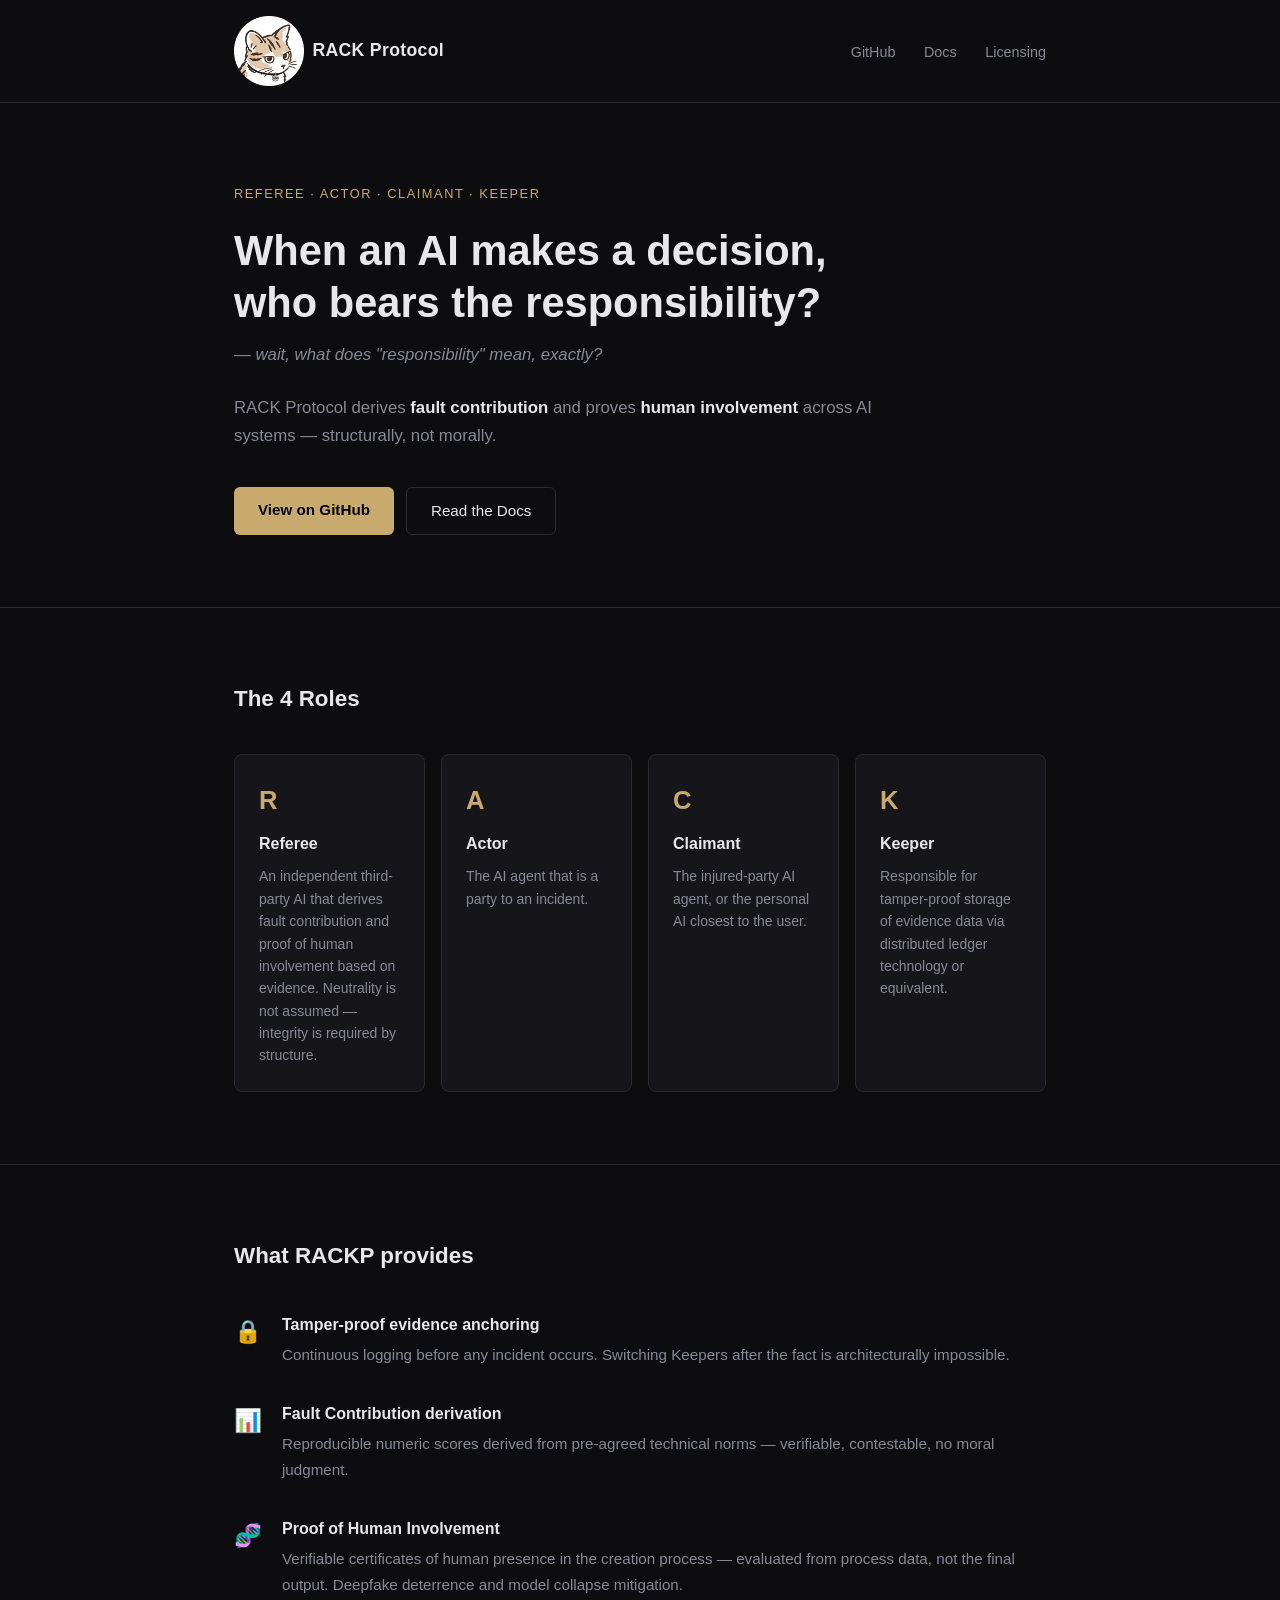
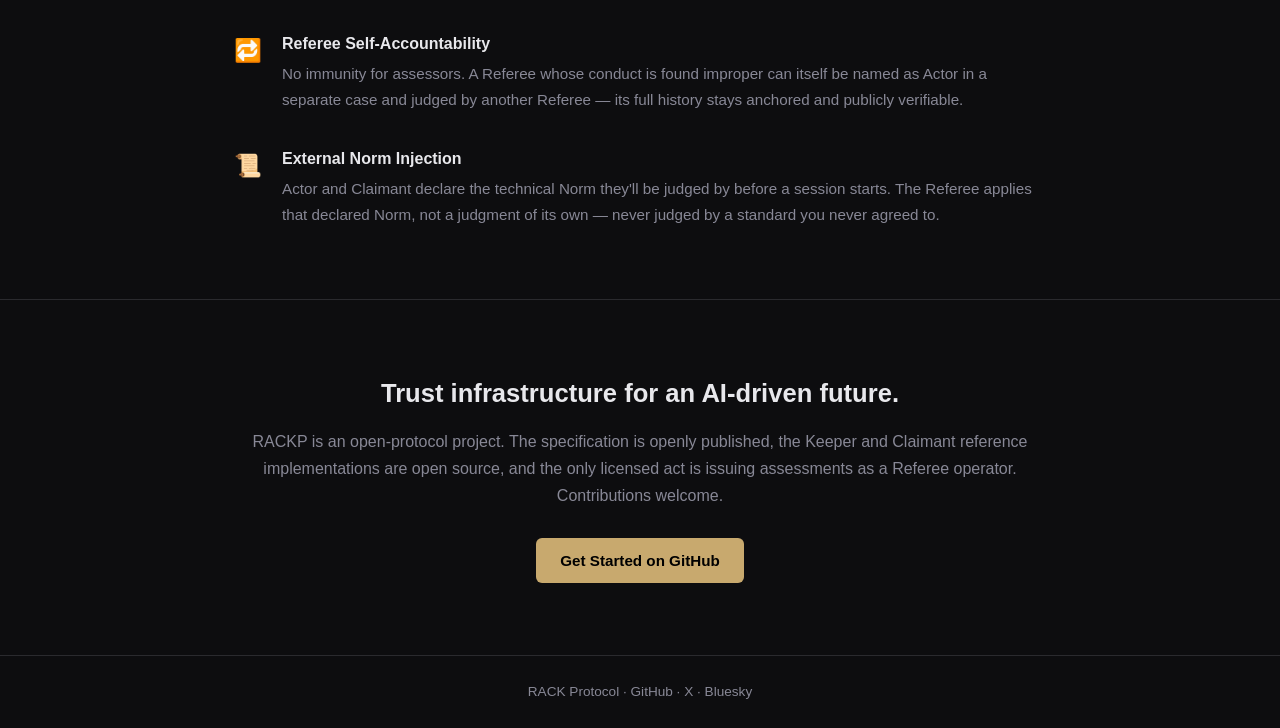
<file: index.html>
﻿<!DOCTYPE html>
<html lang="en">
<head>
  <meta charset="UTF-8">
  <meta name="viewport" content="width=device-width, initial-scale=1.0">
  <title>RACK Protocol — Verifiable Fault Assessment for AI Incidents</title>
  <link rel="canonical" href="https://rackp.io/">
  <link rel="icon" type="image/png" href="assets/favicon-512.png">
  <link rel="apple-touch-icon" href="assets/icon-512.png">
  <meta property="og:site_name" content="RACK Protocol">
  <meta property="og:type" content="website">
  <meta property="og:image" content="https://rackp.io/assets/og-card.png">
  <meta name="twitter:card" content="summary_large_image">
  <meta name="description" content="RACK Protocol derives fault contribution and proves human involvement across AI systems — structurally, not morally.">
  <meta property="og:title" content="RACK Protocol">
  <meta property="og:description" content="RACK Protocol derives fault contribution and proves human involvement across AI systems — structurally, not morally.">
  <meta property="og:url" content="https://rackp.io/">
  <link rel="stylesheet" href="style.css">
  <script type="application/ld+json">
  {
    "@context": "https://schema.org",
    "@type": "Organization",
    "name": "RACK Protocol",
    "url": "https://rackp.io/",
    "logo": "https://rackp.io/assets/icon-512.png",
    "description": "RACK Protocol derives fault contribution and proves human involvement across AI systems — structurally, not morally.",
    "email": "info@rackp.io",
    "sameAs": [
      "https://github.com/rackp-io",
      "https://x.com/rackp_io",
      "https://bsky.app/profile/rackp.io"
    ]
  }
  </script>
</head>
<body>

  <header>
    <div class="container">
      <div class="logo"><img src="assets/favicon-512.png" alt="" class="logo-icon"> RACK Protocol</div>
      <nav>
        <a href="https://github.com/rackp-io/rackp" target="_blank">GitHub</a>
        <a href="https://github.com/rackp-io/rackp/blob/main/README.md" target="_blank">Docs</a>
        <a href="licensing.html">Licensing</a>
      </nav>
    </div>
  </header>

  <main>
    <section class="hero">
      <div class="container">
        <p class="eyebrow">Referee · Actor · Claimant · Keeper</p>
        <h1>When an AI makes a decision,<br>who bears the responsibility?</h1>
        <p class="subhead"><em>— wait, what does "responsibility" mean, exactly?</em></p>
        <p class="lead">RACK Protocol derives <strong>fault contribution</strong> and proves <strong>human involvement</strong> across AI systems — structurally, not morally.</p>
        <div class="cta">
          <a class="btn" href="https://github.com/rackp-io/rackp" target="_blank">View on GitHub</a>
          <a class="btn-outline" href="https://github.com/rackp-io/rackp/blob/main/README.md" target="_blank">Read the Docs</a>
        </div>
      </div>
    </section>

    <section class="roles">
      <div class="container">
        <h2>The 4 Roles</h2>
        <div class="grid">
          <div class="card">
            <div class="role-label">R</div>
            <h3>Referee</h3>
            <p>An independent third-party AI that derives fault contribution and proof of human involvement based on evidence. Neutrality is not assumed — integrity is required by structure.</p>
          </div>
          <div class="card">
            <div class="role-label">A</div>
            <h3>Actor</h3>
            <p>The AI agent that is a party to an incident.</p>
          </div>
          <div class="card">
            <div class="role-label">C</div>
            <h3>Claimant</h3>
            <p>The injured-party AI agent, or the personal AI closest to the user.</p>
          </div>
          <div class="card">
            <div class="role-label">K</div>
            <h3>Keeper</h3>
            <p>Responsible for tamper-proof storage of evidence data via distributed ledger technology or equivalent.</p>
          </div>
        </div>
      </div>
    </section>

    <section class="features">
      <div class="container">
        <h2>What RACKP provides</h2>
        <ul class="feature-list">
          <li>
            <span class="icon">🔒</span>
            <div>
              <strong>Tamper-proof evidence anchoring</strong>
              <p>Continuous logging before any incident occurs. Switching Keepers after the fact is architecturally impossible.</p>
            </div>
          </li>
          <li>
            <span class="icon">📊</span>
            <div>
              <strong>Fault Contribution derivation</strong>
              <p>Reproducible numeric scores derived from pre-agreed technical norms — verifiable, contestable, no moral judgment.</p>
            </div>
          </li>
          <li>
            <span class="icon">🧬</span>
            <div>
              <strong>Proof of Human Involvement</strong>
              <p>Verifiable certificates of human presence in the creation process — evaluated from process data, not the final output. Deepfake deterrence and model collapse mitigation.</p>
            </div>
          </li>
          <li>
            <span class="icon">🔁</span>
            <div>
              <strong>Referee Self-Accountability</strong>
              <p>No immunity for assessors. A Referee whose conduct is found improper can itself be named as Actor in a separate case and judged by another Referee — its full history stays anchored and publicly verifiable.</p>
            </div>
          </li>
          <li>
            <span class="icon">📜</span>
            <div>
              <strong>External Norm Injection</strong>
              <p>Actor and Claimant declare the technical Norm they'll be judged by before a session starts. The Referee applies that declared Norm, not a judgment of its own — never judged by a standard you never agreed to.</p>
            </div>
          </li>
        </ul>
      </div>
    </section>

    <section class="cta-bottom">
      <div class="container">
        <h2>Trust infrastructure for an AI-driven future.</h2>
        <p>RACKP is an open-protocol project. The specification is openly published, the Keeper and Claimant reference implementations are open source, and the only licensed act is issuing assessments as a Referee operator. Contributions welcome.</p>
        <a class="btn" href="https://github.com/rackp-io/rackp" target="_blank">Get Started on GitHub</a>
      </div>
    </section>
  </main>

  <footer>
    <div class="container">
      <p>RACK Protocol · <a href="https://github.com/rackp-io">GitHub</a> · <a href="https://x.com/rackp_io">X</a> · <a href="https://bsky.app/profile/rackp.io">Bluesky</a></p>
    </div>
  </footer>

</body>
</html>
</file>
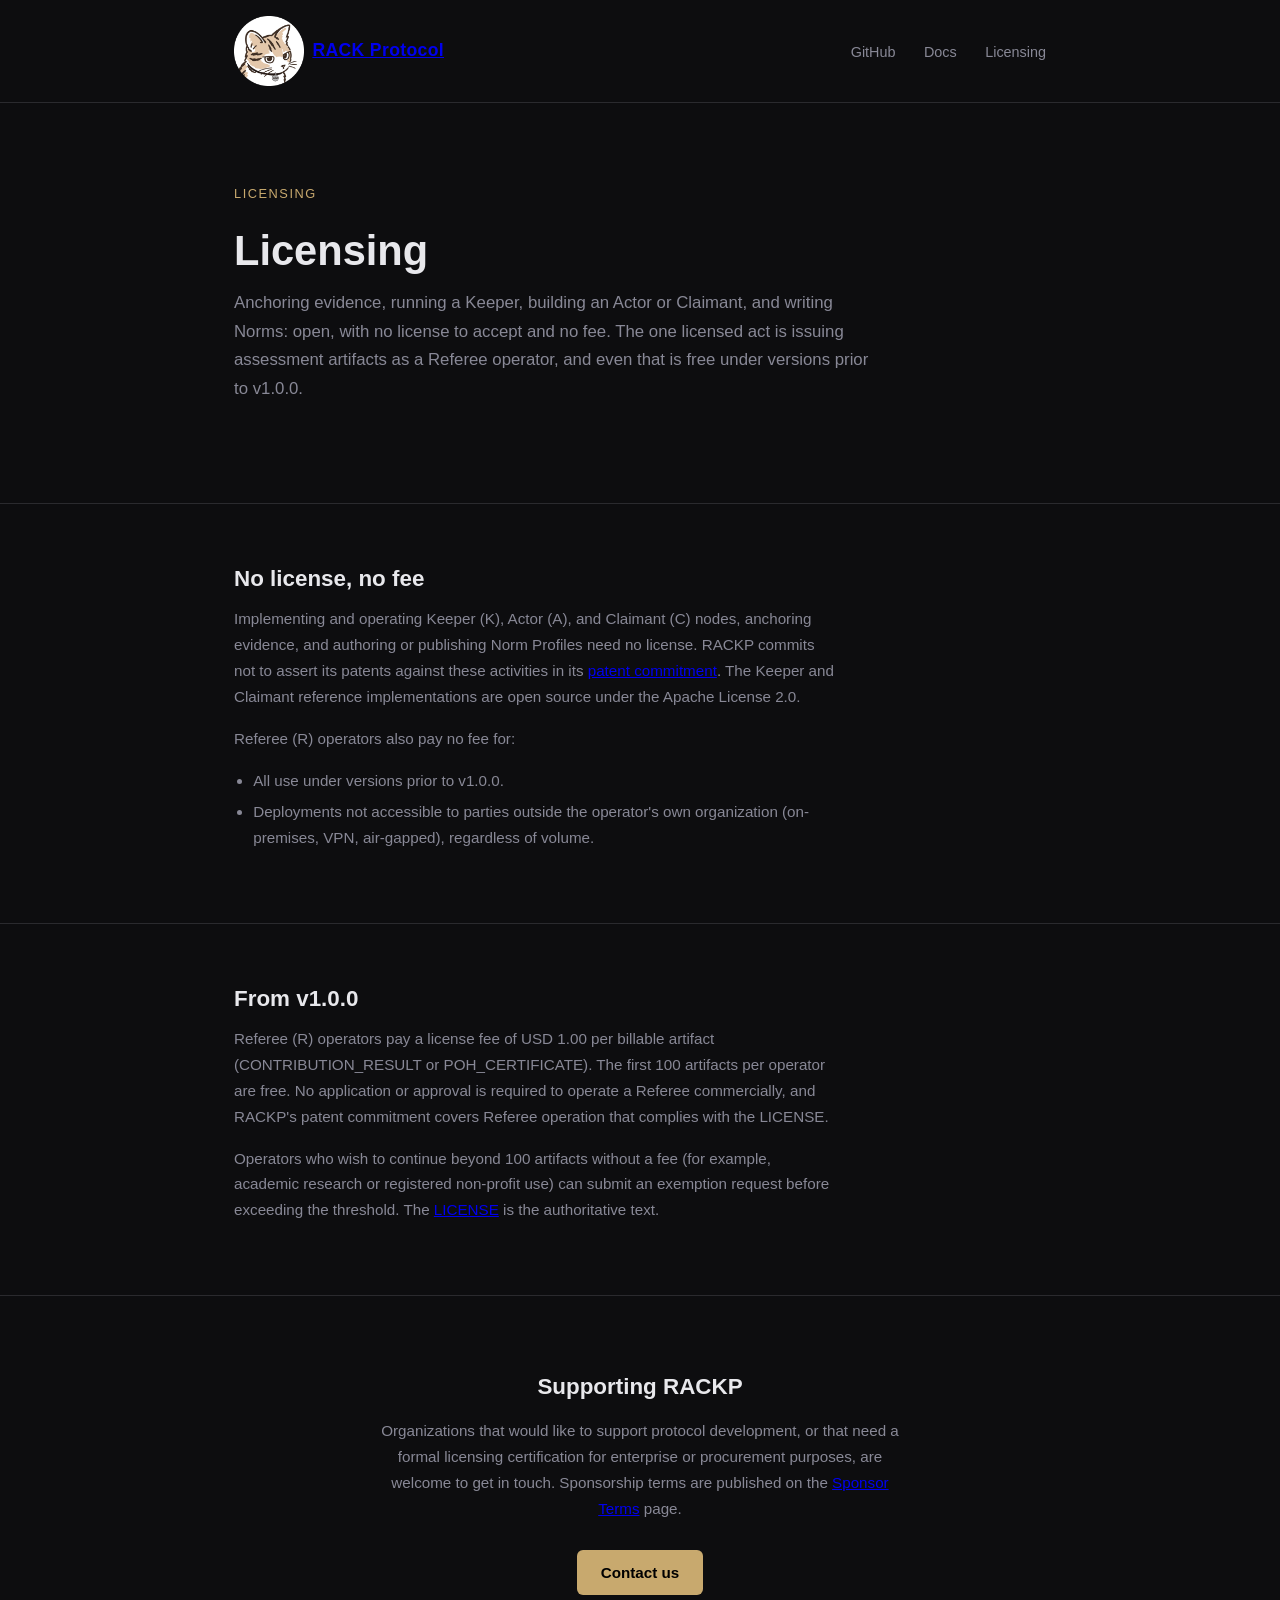
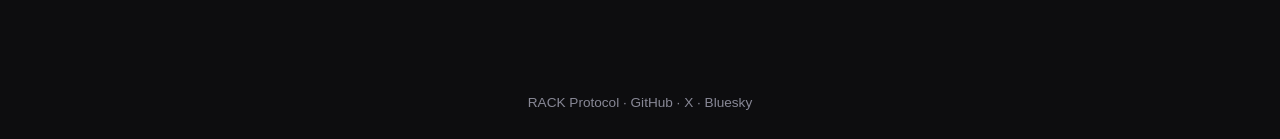
<file: licensed-partners.html>
<!DOCTYPE html>
<html lang="en">
<head>
  <meta charset="UTF-8">
  <title>Licensed Partners · RACK Protocol</title>
  <link rel="canonical" href="https://rackp.io/licensing.html">
  <meta name="robots" content="noindex">
  <meta http-equiv="refresh" content="0; url=licensing.html">
</head>
<body>
  <p>This page has moved to <a href="licensing.html">Licensing</a>.</p>
</body>
</html>
</file>
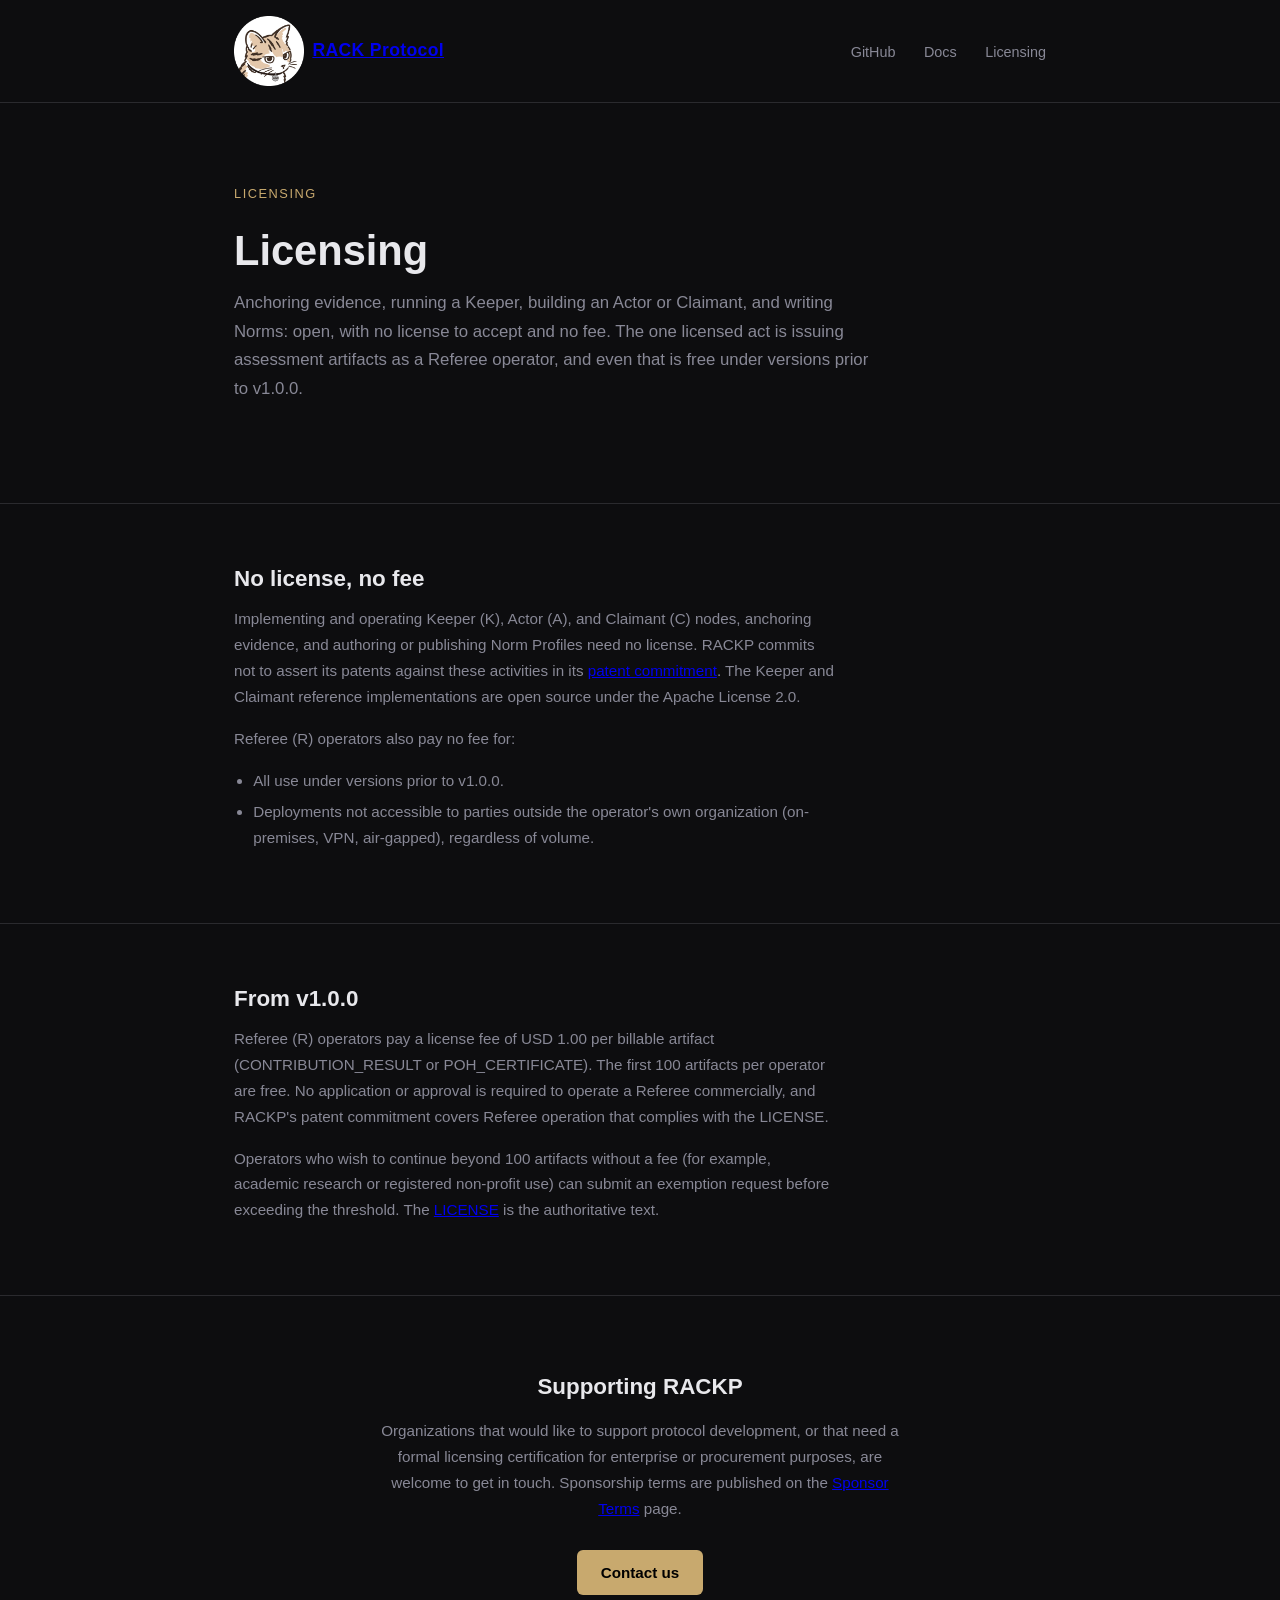
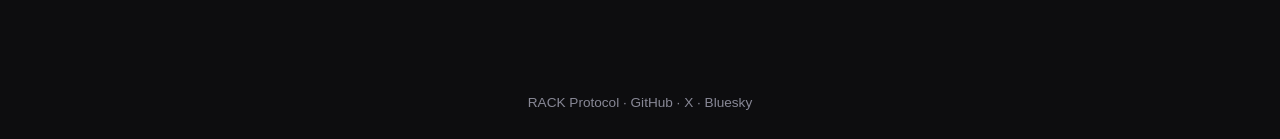
<file: licensing.html>
<!DOCTYPE html>
<html lang="en">
<head>
  <meta charset="UTF-8">
  <meta name="viewport" content="width=device-width, initial-scale=1.0">
  <title>Licensing · RACK Protocol</title>
  <link rel="canonical" href="https://rackp.io/licensing.html">
  <link rel="icon" type="image/png" href="assets/favicon-512.png">
  <link rel="apple-touch-icon" href="assets/icon-512.png">
  <meta property="og:site_name" content="RACK Protocol">
  <meta property="og:type" content="website">
  <meta property="og:image" content="https://rackp.io/assets/og-card.png">
  <meta name="twitter:card" content="summary_large_image">
  <link rel="stylesheet" href="style.css">
  <link rel="stylesheet" href="sponsors.css">
  <style>
    .license-section {
      padding: 56px 0;
      border-bottom: 1px solid var(--border);
    }
    .license-section h2 {
      margin-bottom: 8px;
    }
    .license-section p,
    .license-section li {
      color: var(--muted);
      font-size: 0.95rem;
      max-width: 600px;
    }
    .license-section p {
      margin-bottom: 16px;
    }
    .license-section ul {
      margin: 0 0 16px 1.2em;
    }
    .license-section li {
      margin-bottom: 6px;
    }
  </style>
</head>
<body>

  <header>
    <div class="container">
      <a href="index.html" class="logo"><img src="assets/favicon-512.png" alt="" class="logo-icon"> RACK Protocol</a>
      <nav>
        <a href="https://github.com/rackp-io/rackp" target="_blank">GitHub</a>
        <a href="https://github.com/rackp-io/rackp/blob/main/README.md" target="_blank">Docs</a>
        <a href="licensing.html">Licensing</a>
      </nav>
    </div>
  </header>

  <main>
    <section class="hero sponsors-hero">
      <div class="container">
        <p class="eyebrow">Licensing</p>
        <h1>Licensing</h1>
        <p class="lead">Anchoring evidence, running a Keeper, building an Actor or Claimant, and writing Norms: open, with no license to accept and no fee. The one licensed act is issuing assessment artifacts as a Referee operator, and even that is free under versions prior to v1.0.0.</p>
      </div>
    </section>

    <section class="license-section">
      <div class="container">
        <h2>No license, no fee</h2>
        <p>Implementing and operating Keeper (K), Actor (A), and Claimant (C) nodes, anchoring evidence, and authoring or publishing Norm Profiles need no license. RACKP commits not to assert its patents against these activities in its <a href="https://github.com/rackp-io/rackp/blob/main/PATENTS.md" target="_blank">patent commitment</a>. The Keeper and Claimant reference implementations are open source under the Apache License 2.0.</p>
        <p>Referee (R) operators also pay no fee for:</p>
        <ul>
          <li>All use under versions prior to v1.0.0.</li>
          <li>Deployments not accessible to parties outside the operator's own organization (on-premises, VPN, air-gapped), regardless of volume.</li>
        </ul>
      </div>
    </section>

    <section class="license-section">
      <div class="container">
        <h2>From v1.0.0</h2>
        <p>Referee (R) operators pay a license fee of USD 1.00 per billable artifact (CONTRIBUTION_RESULT or POH_CERTIFICATE). The first 100 artifacts per operator are free. No application or approval is required to operate a Referee commercially, and RACKP's patent commitment covers Referee operation that complies with the LICENSE.</p>
        <p>Operators who wish to continue beyond 100 artifacts without a fee (for example, academic research or registered non-profit use) can submit an exemption request before exceeding the threshold. The <a href="https://github.com/rackp-io/rackp/blob/main/LICENSE" target="_blank">LICENSE</a> is the authoritative text.</p>
      </div>
    </section>

    <section class="sponsor-contact" id="support">
      <div class="container">
        <h2>Supporting RACKP</h2>
        <p>Organizations that would like to support protocol development, or that need a formal licensing certification for enterprise or procurement purposes, are welcome to get in touch. Sponsorship terms are published on the <a href="sponsor-terms.html">Sponsor Terms</a> page.</p>
        <a class="btn" href="&#109;&#97;&#105;&#108;&#116;&#111;&#58;&#105;&#110;&#102;&#111;&#64;&#114;&#97;&#99;&#107;&#112;&#46;&#105;&#111;">Contact us</a>
      </div>
    </section>
  </main>

  <footer>
    <div class="container">
      <p>RACK Protocol · <a href="https://github.com/rackp-io">GitHub</a> · <a href="https://x.com/rackp_io">X</a> · <a href="https://bsky.app/profile/rackp.io">Bluesky</a></p>
    </div>
  </footer>

</body>
</html>
</file>
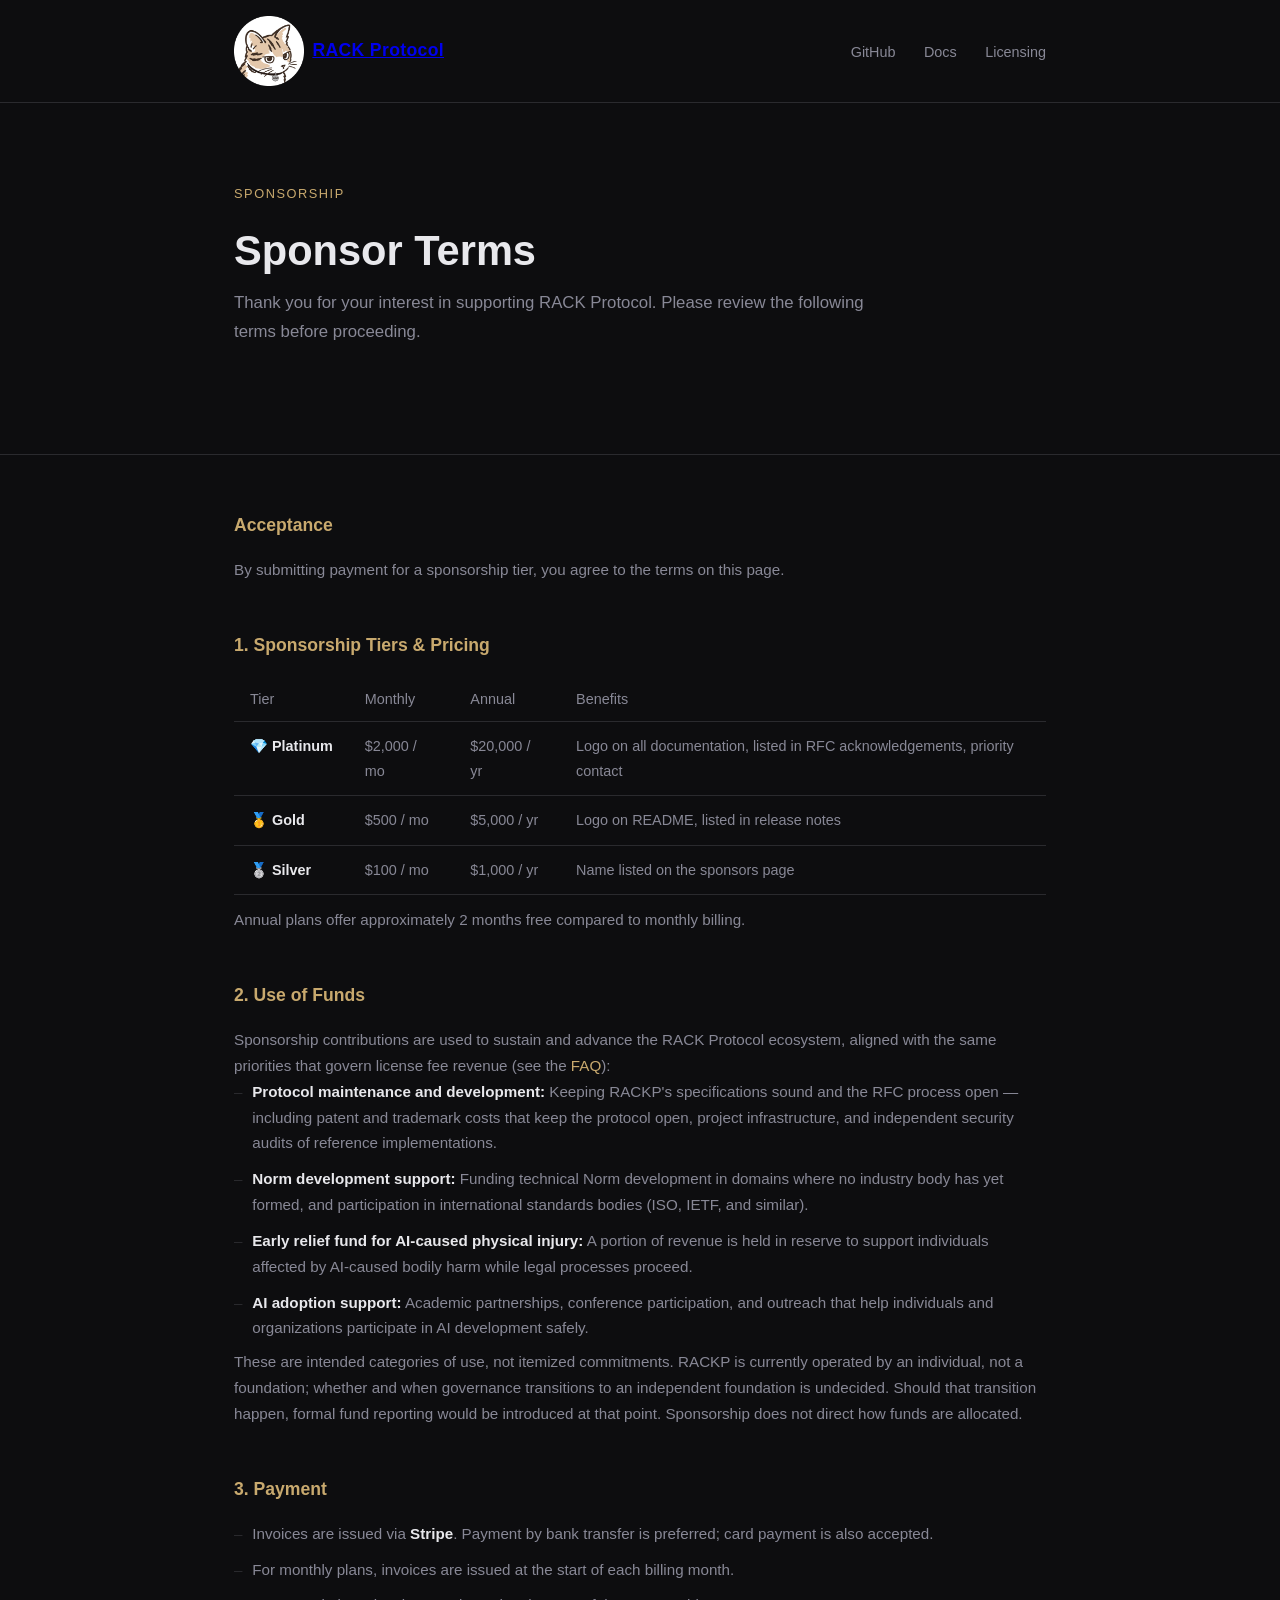
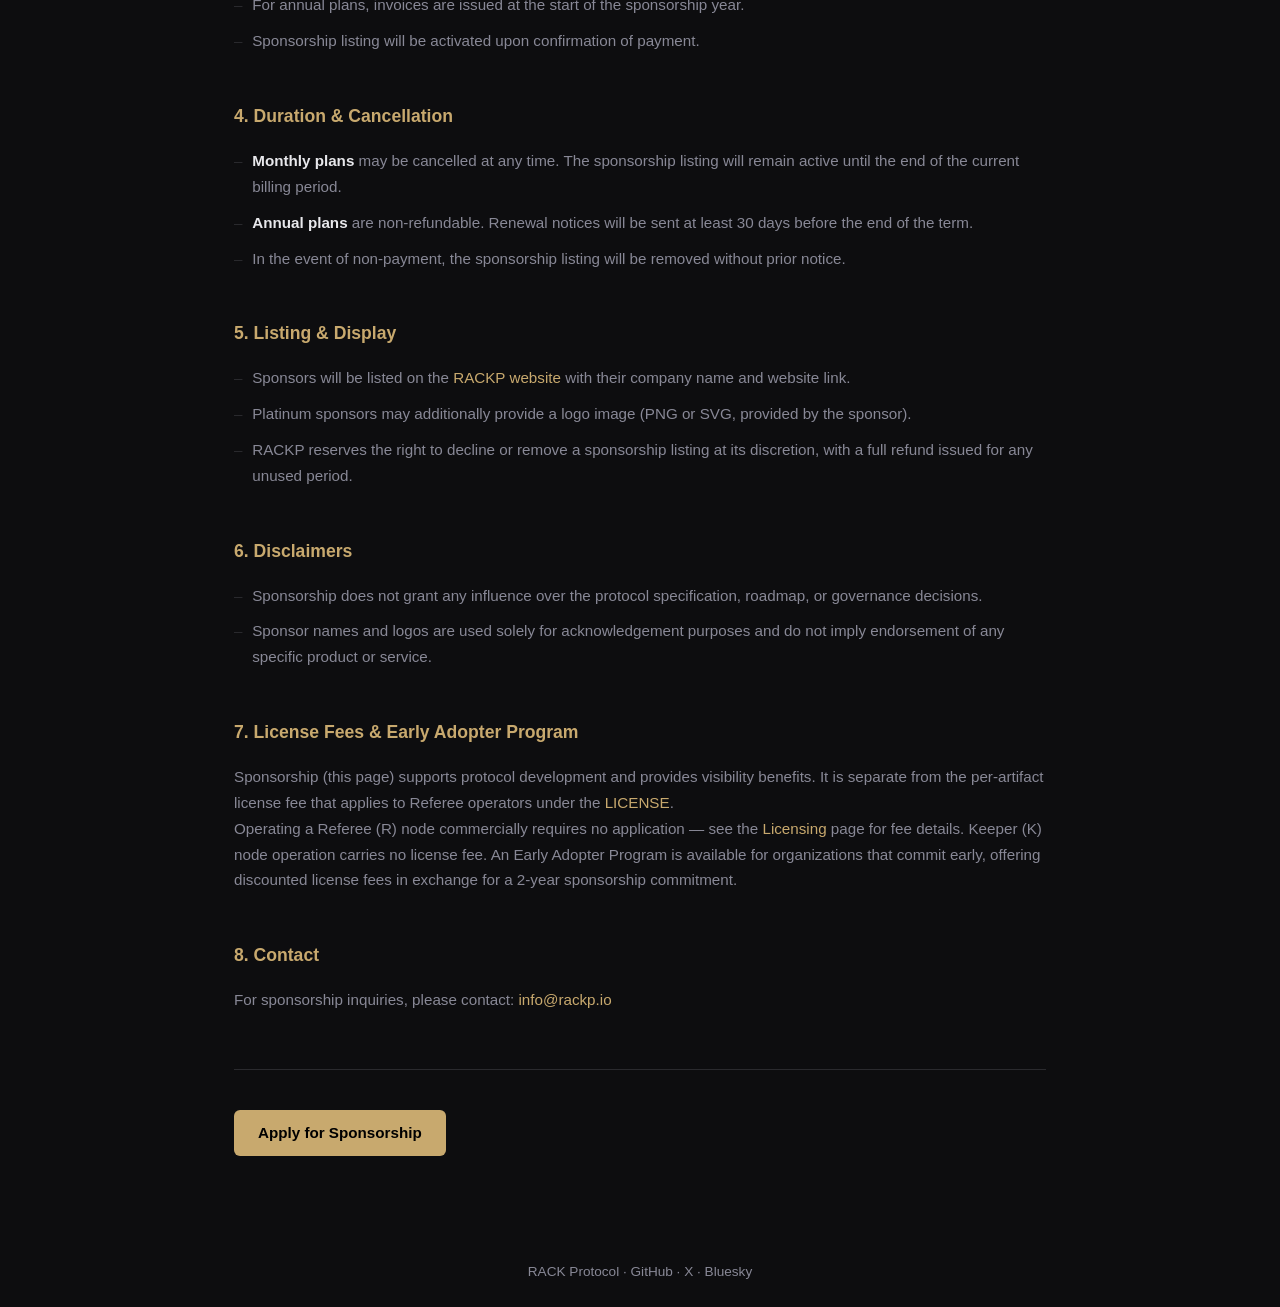
<file: sponsor-terms.html>
﻿<!DOCTYPE html>
<html lang="en">
<head>
  <meta charset="UTF-8">
  <meta name="viewport" content="width=device-width, initial-scale=1.0">
  <title>Sponsor Terms · RACK Protocol</title>
  <link rel="canonical" href="https://rackp.io/sponsor-terms.html">
  <link rel="icon" type="image/png" href="assets/favicon-512.png">
  <link rel="apple-touch-icon" href="assets/icon-512.png">
  <meta property="og:site_name" content="RACK Protocol">
  <meta property="og:type" content="website">
  <meta property="og:image" content="https://rackp.io/assets/og-card.png">
  <meta name="twitter:card" content="summary_large_image">
  <link rel="stylesheet" href="style.css">
  <link rel="stylesheet" href="sponsor-terms.css">
</head>
<body>

  <header>
    <div class="container">
      <a href="index.html" class="logo"><img src="assets/favicon-512.png" alt="" class="logo-icon"> RACK Protocol</a>
      <nav>
        <a href="https://github.com/rackp-io/rackp" target="_blank">GitHub</a>
        <a href="https://github.com/rackp-io/rackp/blob/main/README.md" target="_blank">Docs</a>
        <a href="licensing.html">Licensing</a>
      </nav>
    </div>
  </header>

  <main>
    <section class="hero sponsors-hero">
      <div class="container">
        <p class="eyebrow">Sponsorship</p>
        <h1>Sponsor Terms</h1>
        <p class="lead">Thank you for your interest in supporting RACK Protocol. Please review the following terms before proceeding.</p>
      </div>
    </section>

    <section class="terms-body">
      <div class="container">

        <h2>Acceptance</h2>
        <p>By submitting payment for a sponsorship tier, you agree to the terms on this page.</p>

        <h2>1. Sponsorship Tiers &amp; Pricing</h2>
        <table class="terms-table">
          <thead>
            <tr>
              <th>Tier</th>
              <th>Monthly</th>
              <th>Annual</th>
              <th>Benefits</th>
            </tr>
          </thead>
          <tbody>
            <tr>
              <td><strong>💎 Platinum</strong></td>
              <td>$2,000 / mo</td>
              <td>$20,000 / yr</td>
              <td>Logo on all documentation, listed in RFC acknowledgements, priority contact</td>
            </tr>
            <tr>
              <td><strong>🥇 Gold</strong></td>
              <td>$500 / mo</td>
              <td>$5,000 / yr</td>
              <td>Logo on README, listed in release notes</td>
            </tr>
            <tr>
              <td><strong>🥈 Silver</strong></td>
              <td>$100 / mo</td>
              <td>$1,000 / yr</td>
              <td>Name listed on the sponsors page</td>
            </tr>
          </tbody>
        </table>
        <p class="note">Annual plans offer approximately 2 months free compared to monthly billing.</p>

        <h2>2. Use of Funds</h2>
        <p>Sponsorship contributions are used to sustain and advance the RACK Protocol ecosystem, aligned with the same priorities that govern license fee revenue (see the <a href="https://github.com/rackp-io/rackp/blob/main/FAQ.md" target="_blank">FAQ</a>):</p>
        <ul>
          <li><strong>Protocol maintenance and development:</strong> Keeping RACKP's specifications sound and the RFC process open — including patent and trademark costs that keep the protocol open, project infrastructure, and independent security audits of reference implementations.</li>
          <li><strong>Norm development support:</strong> Funding technical Norm development in domains where no industry body has yet formed, and participation in international standards bodies (ISO, IETF, and similar).</li>
          <li><strong>Early relief fund for AI-caused physical injury:</strong> A portion of revenue is held in reserve to support individuals affected by AI-caused bodily harm while legal processes proceed.</li>
          <li><strong>AI adoption support:</strong> Academic partnerships, conference participation, and outreach that help individuals and organizations participate in AI development safely.</li>
        </ul>
        <p class="note">These are intended categories of use, not itemized commitments. RACKP is currently operated by an individual, not a foundation; whether and when governance transitions to an independent foundation is undecided. Should that transition happen, formal fund reporting would be introduced at that point. Sponsorship does not direct how funds are allocated.</p>

        <h2>3. Payment</h2>
        <ul>
          <li>Invoices are issued via <strong>Stripe</strong>. Payment by bank transfer is preferred; card payment is also accepted.</li>
          <li>For monthly plans, invoices are issued at the start of each billing month.</li>
          <li>For annual plans, invoices are issued at the start of the sponsorship year.</li>
          <li>Sponsorship listing will be activated upon confirmation of payment.</li>
        </ul>

        <h2>4. Duration &amp; Cancellation</h2>
        <ul>
          <li><strong>Monthly plans</strong> may be cancelled at any time. The sponsorship listing will remain active until the end of the current billing period.</li>
          <li><strong>Annual plans</strong> are non-refundable. Renewal notices will be sent at least 30 days before the end of the term.</li>
          <li>In the event of non-payment, the sponsorship listing will be removed without prior notice.</li>
        </ul>

        <h2>5. Listing &amp; Display</h2>
        <ul>
          <li>Sponsors will be listed on the <a href="licensing.html#support">RACKP website</a> with their company name and website link.</li>
          <li>Platinum sponsors may additionally provide a logo image (PNG or SVG, provided by the sponsor).</li>
          <li>RACKP reserves the right to decline or remove a sponsorship listing at its discretion, with a full refund issued for any unused period.</li>
        </ul>

        <h2>6. Disclaimers</h2>
        <ul>
          <li>Sponsorship does not grant any influence over the protocol specification, roadmap, or governance decisions.</li>
          <li>Sponsor names and logos are used solely for acknowledgement purposes and do not imply endorsement of any specific product or service.</li>
        </ul>

        <h2>7. License Fees &amp; Early Adopter Program</h2>
        <p>Sponsorship (this page) supports protocol development and provides visibility benefits. It is separate from the per-artifact license fee that applies to Referee operators under the <a href="https://github.com/rackp-io/rackp/blob/main/LICENSE" target="_blank">LICENSE</a>.</p>
        <p>Operating a Referee (R) node commercially requires no application — see the <a href="licensing.html">Licensing</a> page for fee details. Keeper (K) node operation carries no license fee. An Early Adopter Program is available for organizations that commit early, offering discounted license fees in exchange for a 2-year sponsorship commitment.</p>

        <h2>8. Contact</h2>
        <p>For sponsorship inquiries, please contact: <a href="&#109;&#97;&#105;&#108;&#116;&#111;&#58;&#105;&#110;&#102;&#111;&#64;&#114;&#97;&#99;&#107;&#112;&#46;&#105;&#111;">&#105;&#110;&#102;&#111;&#64;&#114;&#97;&#99;&#107;&#112;&#46;&#105;&#111;</a></p>

        <div class="cta-block">
          <a class="btn" href="&#109;&#97;&#105;&#108;&#116;&#111;&#58;&#105;&#110;&#102;&#111;&#64;&#114;&#97;&#99;&#107;&#112;&#46;&#105;&#111;">Apply for Sponsorship</a>
        </div>

      </div>
    </section>
  </main>

  <footer>
    <div class="container">
      <p>RACK Protocol · <a href="https://github.com/rackp-io">GitHub</a> · <a href="https://x.com/rackp_io">X</a> · <a href="https://bsky.app/profile/rackp.io">Bluesky</a></p>
    </div>
  </footer>

</body>
</html>
</file>
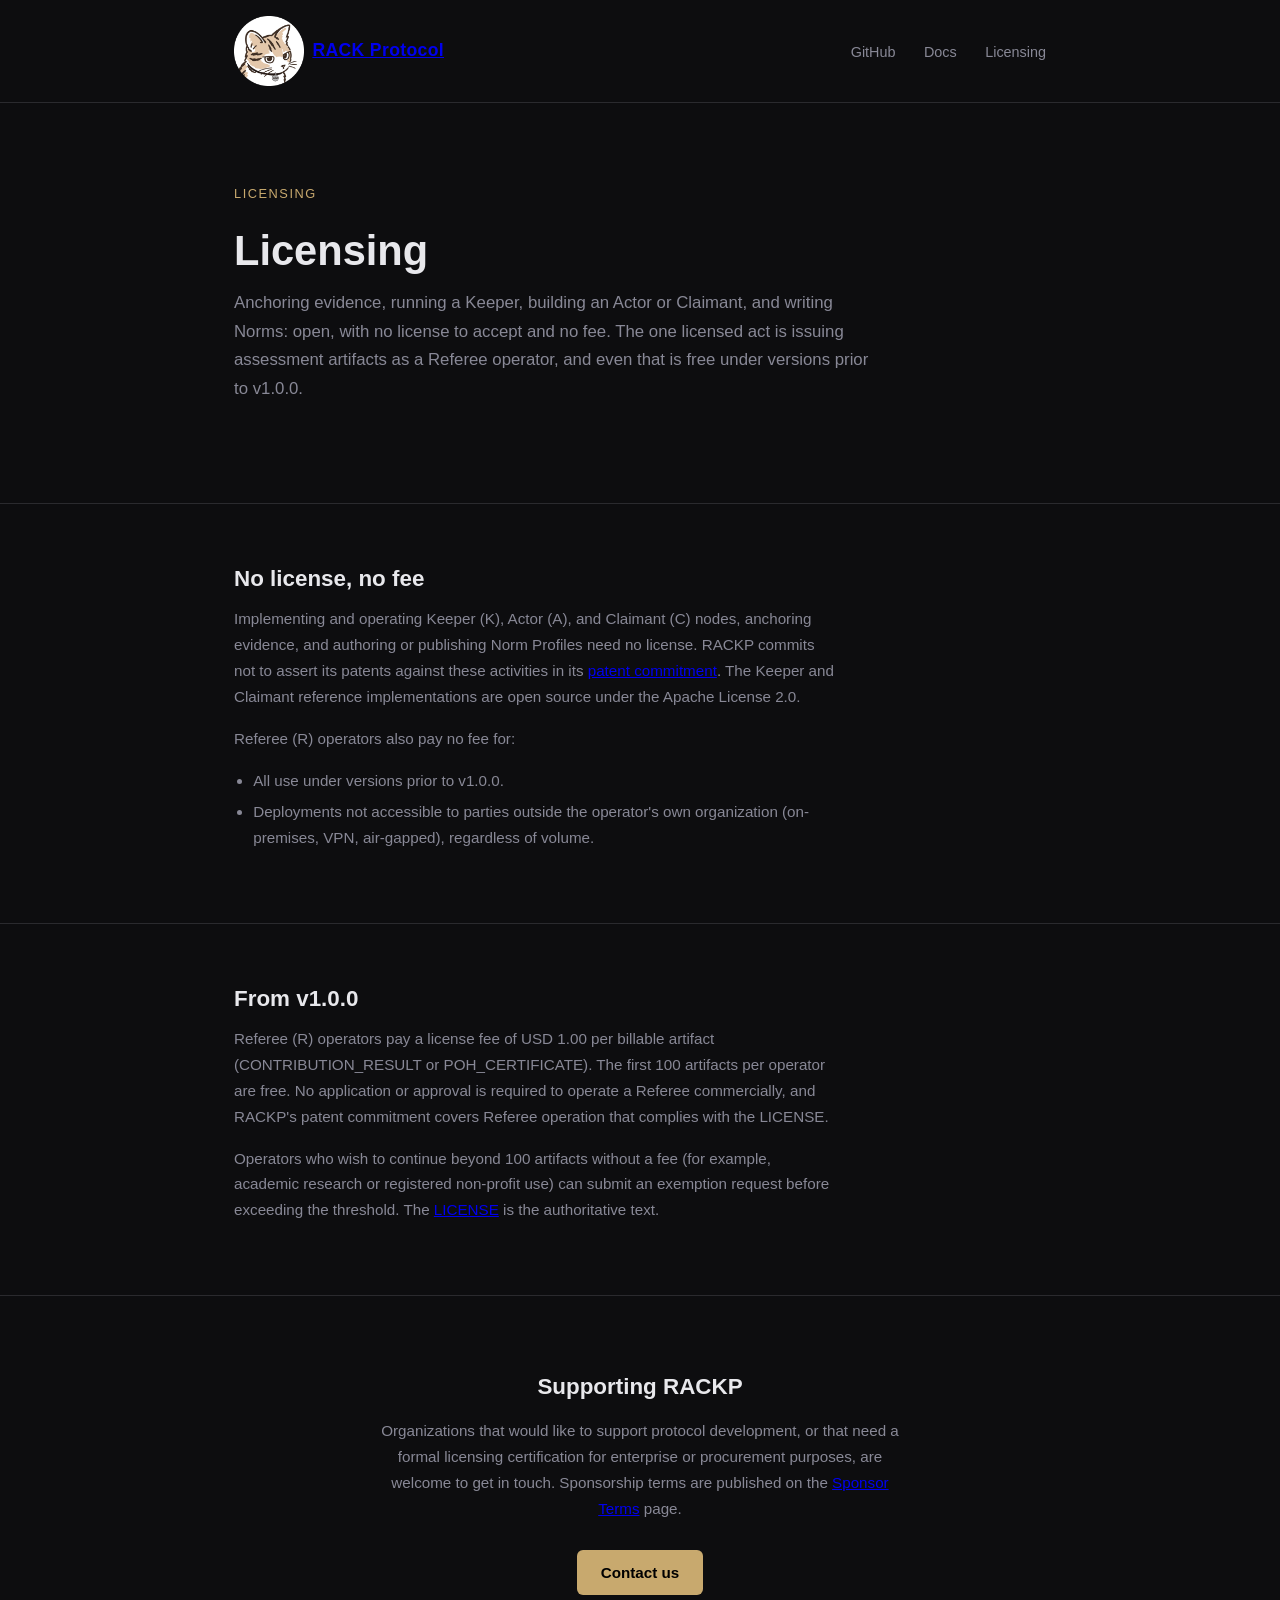
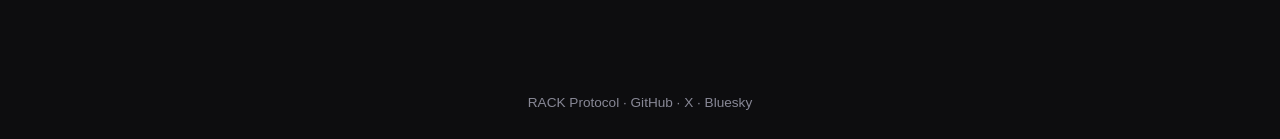
<file: sponsors.html>
<!DOCTYPE html>
<html lang="en">
<head>
  <meta charset="UTF-8">
  <title>Sponsors · RACK Protocol</title>
  <link rel="canonical" href="https://rackp.io/licensing.html">
  <meta name="robots" content="noindex">
  <meta http-equiv="refresh" content="0; url=licensing.html#support">
</head>
<body>
  <p>This page has moved to <a href="licensing.html#support">Licensing</a>.</p>
</body>
</html>
</file>
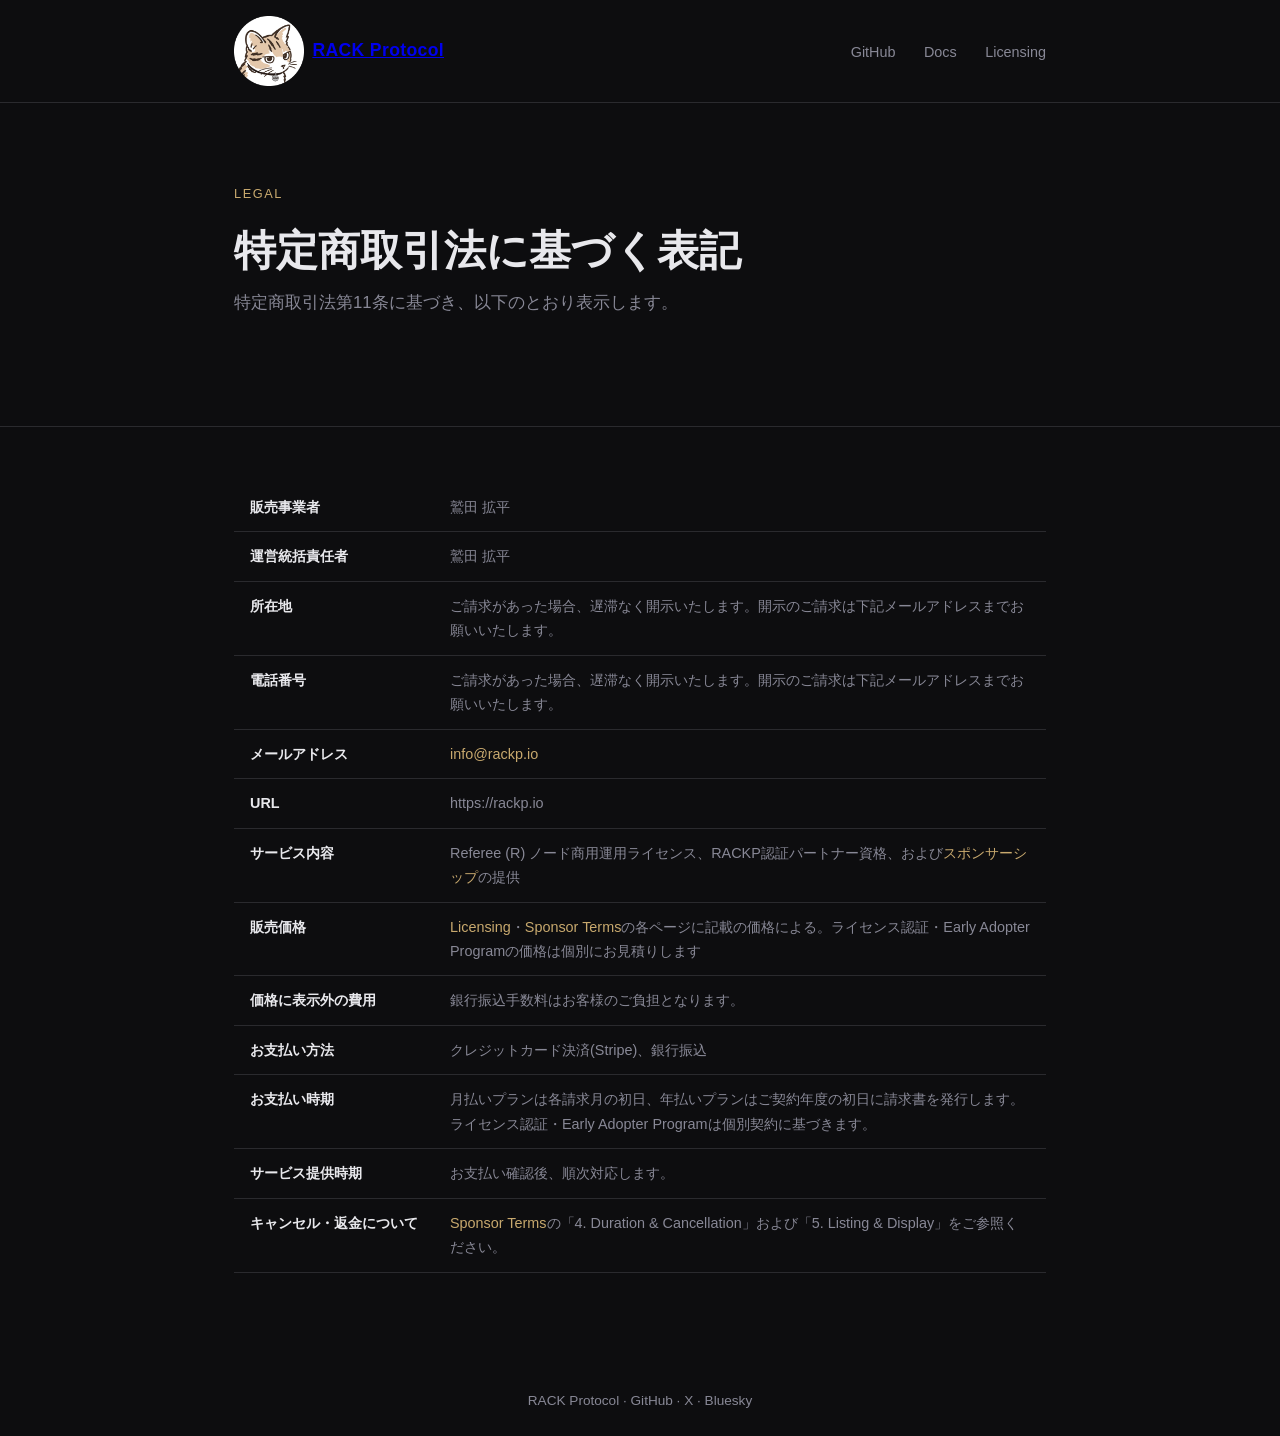
<file: tokushoho.html>
<!DOCTYPE html>
<html lang="ja">
<head>
  <meta charset="UTF-8">
  <meta name="viewport" content="width=device-width, initial-scale=1.0">
  <title>特定商取引法に基づく表記 · RACK Protocol</title>
  <link rel="canonical" href="https://rackp.io/tokushoho.html">
  <link rel="icon" type="image/png" href="assets/favicon-512.png">
  <link rel="apple-touch-icon" href="assets/icon-512.png">
  <meta property="og:site_name" content="RACK Protocol">
  <meta property="og:type" content="website">
  <meta property="og:image" content="https://rackp.io/assets/og-card.png">
  <meta name="twitter:card" content="summary_large_image">
  <link rel="stylesheet" href="style.css">
  <link rel="stylesheet" href="sponsor-terms.css">
</head>
<body>

  <header>
    <div class="container">
      <a href="index.html" class="logo"><img src="assets/favicon-512.png" alt="" class="logo-icon"> RACK Protocol</a>
      <nav>
        <a href="https://github.com/rackp-io/rackp" target="_blank">GitHub</a>
        <a href="https://github.com/rackp-io/rackp/blob/main/README.md" target="_blank">Docs</a>
        <a href="licensing.html">Licensing</a>
      </nav>
    </div>
  </header>

  <main>
    <section class="hero sponsors-hero">
      <div class="container">
        <p class="eyebrow">Legal</p>
        <h1>特定商取引法に基づく表記</h1>
        <p class="lead">特定商取引法第11条に基づき、以下のとおり表示します。</p>
      </div>
    </section>

    <section class="terms-body">
      <div class="container">

        <table class="terms-table">
          <tbody>
            <tr>
              <td><strong>販売事業者</strong></td>
              <td>鷲田 拡平</td>
            </tr>
            <tr>
              <td><strong>運営統括責任者</strong></td>
              <td>鷲田 拡平</td>
            </tr>
            <tr>
              <td><strong>所在地</strong></td>
              <td>ご請求があった場合、遅滞なく開示いたします。開示のご請求は下記メールアドレスまでお願いいたします。</td>
            </tr>
            <tr>
              <td><strong>電話番号</strong></td>
              <td>ご請求があった場合、遅滞なく開示いたします。開示のご請求は下記メールアドレスまでお願いいたします。</td>
            </tr>
            <tr>
              <td><strong>メールアドレス</strong></td>
              <td><a href="&#109;&#97;&#105;&#108;&#116;&#111;&#58;&#105;&#110;&#102;&#111;&#64;&#114;&#97;&#99;&#107;&#112;&#46;&#105;&#111;">&#105;&#110;&#102;&#111;&#64;&#114;&#97;&#99;&#107;&#112;&#46;&#105;&#111;</a></td>
            </tr>
            <tr>
              <td><strong>URL</strong></td>
              <td>https://rackp.io</td>
            </tr>
            <tr>
              <td><strong>サービス内容</strong></td>
              <td>Referee (R) ノード商用運用ライセンス、RACKP認証パートナー資格、および<a href="sponsor-terms.html">スポンサーシップ</a>の提供</td>
            </tr>
            <tr>
              <td><strong>販売価格</strong></td>
              <td><a href="licensing.html">Licensing</a>・<a href="sponsor-terms.html">Sponsor Terms</a>の各ページに記載の価格による。ライセンス認証・Early Adopter Programの価格は個別にお見積りします</td>
            </tr>
            <tr>
              <td><strong>価格に表示外の費用</strong></td>
              <td>銀行振込手数料はお客様のご負担となります。</td>
            </tr>
            <tr>
              <td><strong>お支払い方法</strong></td>
              <td>クレジットカード決済(Stripe)、銀行振込</td>
            </tr>
            <tr>
              <td><strong>お支払い時期</strong></td>
              <td>月払いプランは各請求月の初日、年払いプランはご契約年度の初日に請求書を発行します。ライセンス認証・Early Adopter Programは個別契約に基づきます。</td>
            </tr>
            <tr>
              <td><strong>サービス提供時期</strong></td>
              <td>お支払い確認後、順次対応します。</td>
            </tr>
            <tr>
              <td><strong>キャンセル・返金について</strong></td>
              <td><a href="sponsor-terms.html">Sponsor Terms</a>の「4. Duration &amp; Cancellation」および「5. Listing &amp; Display」をご参照ください。</td>
            </tr>
          </tbody>
        </table>

      </div>
    </section>
  </main>

  <footer>
    <div class="container">
      <p>RACK Protocol · <a href="https://github.com/rackp-io">GitHub</a> · <a href="https://x.com/rackp_io">X</a> · <a href="https://bsky.app/profile/rackp.io">Bluesky</a></p>
    </div>
  </footer>

</body>
</html>
</file>
<file: style.css>
*, *::before, *::after {
  box-sizing: border-box;
  margin: 0;
  padding: 0;
}

:root {
  --bg: #0d0d0f;
  --surface: #16161a;
  --border: #2a2a2e;
  --text: #e8e8ec;
  --muted: #888896;
  --accent: #c8a96e;
  --accent-dim: #a8894e;
}

body {
  background: var(--bg);
  color: var(--text);
  font-family: -apple-system, BlinkMacSystemFont, "Segoe UI", sans-serif;
  font-size: 16px;
  line-height: 1.7;
}

.container {
  max-width: 860px;
  margin: 0 auto;
  padding: 0 24px;
}

/* Header */
header {
  border-bottom: 1px solid var(--border);
  padding: 16px 0;
}

header .container {
  display: flex;
  justify-content: space-between;
  align-items: center;
}

.logo {
  display: inline-flex;
  align-items: center;
  gap: 8px;
  font-size: 1.1rem;
  font-weight: 600;
  letter-spacing: 0.02em;
}

nav a {
  color: var(--muted);
  text-decoration: none;
  margin-left: 24px;
  font-size: 0.9rem;
  transition: color 0.2s;
}

nav a:hover {
  color: var(--text);
}

/* Hero */
.hero {
  padding: 80px 0 72px;
  border-bottom: 1px solid var(--border);
}

.eyebrow {
  font-size: 0.8rem;
  letter-spacing: 0.12em;
  text-transform: uppercase;
  color: var(--accent);
  margin-bottom: 20px;
}

h1 {
  font-size: clamp(1.8rem, 4vw, 2.6rem);
  font-weight: 700;
  line-height: 1.25;
  margin-bottom: 12px;
}

.subhead {
  color: var(--muted);
  font-size: 1.05rem;
  margin-bottom: 24px;
}

.lead {
  font-size: 1.05rem;
  color: var(--muted);
  max-width: 640px;
  margin-bottom: 36px;
}

.lead strong {
  color: var(--text);
}

.cta {
  display: flex;
  gap: 12px;
  flex-wrap: wrap;
}

.btn {
  display: inline-block;
  background: var(--accent);
  color: #000;
  padding: 10px 24px;
  border-radius: 6px;
  text-decoration: none;
  font-weight: 600;
  font-size: 0.95rem;
  transition: background 0.2s;
}

.btn:hover {
  background: var(--accent-dim);
}

.btn-outline {
  display: inline-block;
  border: 1px solid var(--border);
  color: var(--text);
  padding: 10px 24px;
  border-radius: 6px;
  text-decoration: none;
  font-size: 0.95rem;
  transition: border-color 0.2s;
}

.btn-outline:hover {
  border-color: var(--muted);
}

/* Roles */
.roles {
  padding: 72px 0;
  border-bottom: 1px solid var(--border);
}

h2 {
  font-size: 1.4rem;
  font-weight: 600;
  margin-bottom: 36px;
}

.grid {
  display: grid;
  grid-template-columns: repeat(auto-fit, minmax(180px, 1fr));
  gap: 16px;
}

.card {
  background: var(--surface);
  border: 1px solid var(--border);
  border-radius: 8px;
  padding: 24px;
}

.role-label {
  font-size: 1.6rem;
  font-weight: 700;
  color: var(--accent);
  margin-bottom: 8px;
}

.card h3 {
  font-size: 1rem;
  font-weight: 600;
  margin-bottom: 8px;
}

.card p {
  font-size: 0.875rem;
  color: var(--muted);
  line-height: 1.6;
}

/* Features */
.features {
  padding: 72px 0;
  border-bottom: 1px solid var(--border);
}

.feature-list {
  list-style: none;
  display: flex;
  flex-direction: column;
  gap: 32px;
}

.feature-list li {
  display: flex;
  gap: 20px;
  align-items: flex-start;
}

.icon {
  font-size: 1.4rem;
  flex-shrink: 0;
  margin-top: 2px;
}

.feature-list strong {
  display: block;
  margin-bottom: 4px;
}

.feature-list p {
  color: var(--muted);
  font-size: 0.95rem;
}

/* CTA bottom */
.cta-bottom {
  padding: 72px 0;
  border-bottom: 1px solid var(--border);
  text-align: center;
}

.cta-bottom h2 {
  font-size: 1.6rem;
  margin-bottom: 12px;
}

.cta-bottom p {
  color: var(--muted);
  margin-bottom: 28px;
}

/* Footer */
footer {
  padding: 24px 0;
  text-align: center;
  color: var(--muted);
  font-size: 0.85rem;
}

footer a {
  color: var(--muted);
  text-decoration: none;
}

footer a:hover {
  color: var(--text);
}

.logo-icon {
  height: 4em;
}
</file>
<file: sponsors.css>
.sponsors-hero {
  padding-bottom: 64px;
}

.sponsor-tier {
  padding: 56px 0;
  border-bottom: 1px solid var(--border);
}

.tier-header {
  display: flex;
  align-items: flex-start;
  gap: 16px;
  margin-bottom: 32px;
}

.tier-icon {
  font-size: 1.8rem;
  flex-shrink: 0;
  margin-top: 2px;
}

.tier-header h2 {
  margin-bottom: 4px;
}

.tier-desc {
  color: var(--muted);
  font-size: 0.875rem;
}

.tier-header.gold h2   { color: #e8c96e; }
.tier-header.silver h2 { color: #b0b8c8; }
.tier-header.bronze h2 { color: #c8956e; }

/* Sponsor grids */
.sponsor-grid {
  display: flex;
  flex-wrap: wrap;
  gap: 16px;
}

/* Cards */
.sponsor-card {
  display: flex;
  align-items: center;
  justify-content: center;
  background: var(--surface);
  border: 1px solid var(--border);
  border-radius: 8px;
  text-decoration: none;
  transition: border-color 0.2s;
}

.sponsor-card:hover {
  border-color: var(--muted);
}

.sponsor-card.large  { width: 280px; height: 120px; }
.sponsor-card.medium { width: 200px; height: 90px; }
.sponsor-card.small  { width: 160px; height: 64px; }

.sponsor-placeholder {
  color: var(--muted);
  font-size: 0.85rem;
  font-weight: 500;
  letter-spacing: 0.02em;
}

/* Contact section */
.sponsor-contact {
  padding: 72px 0;
  text-align: center;
}

.sponsor-contact h2 {
  margin-bottom: 12px;
}

.sponsor-contact p {
  color: var(--muted);
  max-width: 520px;
  margin: 0 auto 28px;
  font-size: 0.95rem;
}
</file>
<file: sponsor-terms.css>
.terms-body {
  padding: 56px 0 80px;
}

.terms-body h2 {
  font-size: 1.1rem;
  font-weight: 600;
  margin: 48px 0 16px;
  color: var(--accent);
}

.terms-body h2:first-child {
  margin-top: 0;
}

.terms-body ul {
  list-style: none;
  display: flex;
  flex-direction: column;
  gap: 10px;
}

.terms-body ul li {
  padding-left: 1.2em;
  position: relative;
  color: var(--muted);
  font-size: 0.95rem;
  line-height: 1.7;
}

.terms-body ul li::before {
  content: "–";
  position: absolute;
  left: 0;
  color: var(--border);
}

.terms-body ul li strong {
  color: var(--text);
}

.terms-body a {
  color: var(--accent);
  text-decoration: none;
}

.terms-body a:hover {
  text-decoration: underline;
}

.terms-body a.btn {
  color: #000;
}

.terms-body p {
  color: var(--muted);
  font-size: 0.95rem;
  line-height: 1.7;
}

/* Table */
.terms-table {
  width: 100%;
  border-collapse: collapse;
  margin-bottom: 12px;
  font-size: 0.9rem;
}

.terms-table th {
  text-align: left;
  padding: 10px 16px;
  border-bottom: 1px solid var(--border);
  color: var(--muted);
  font-weight: 500;
}

.terms-table td {
  padding: 12px 16px;
  border-bottom: 1px solid var(--border);
  color: var(--muted);
  vertical-align: top;
}

.terms-table td:first-child {
  color: var(--text);
  white-space: nowrap;
}

.terms-table td strong {
  color: var(--text);
}

.note {
  font-size: 0.8rem;
  color: var(--muted);
  margin-top: 8px;
}

/* CTA */
.cta-block {
  margin-top: 56px;
  padding-top: 40px;
  border-top: 1px solid var(--border);
}
</file>
